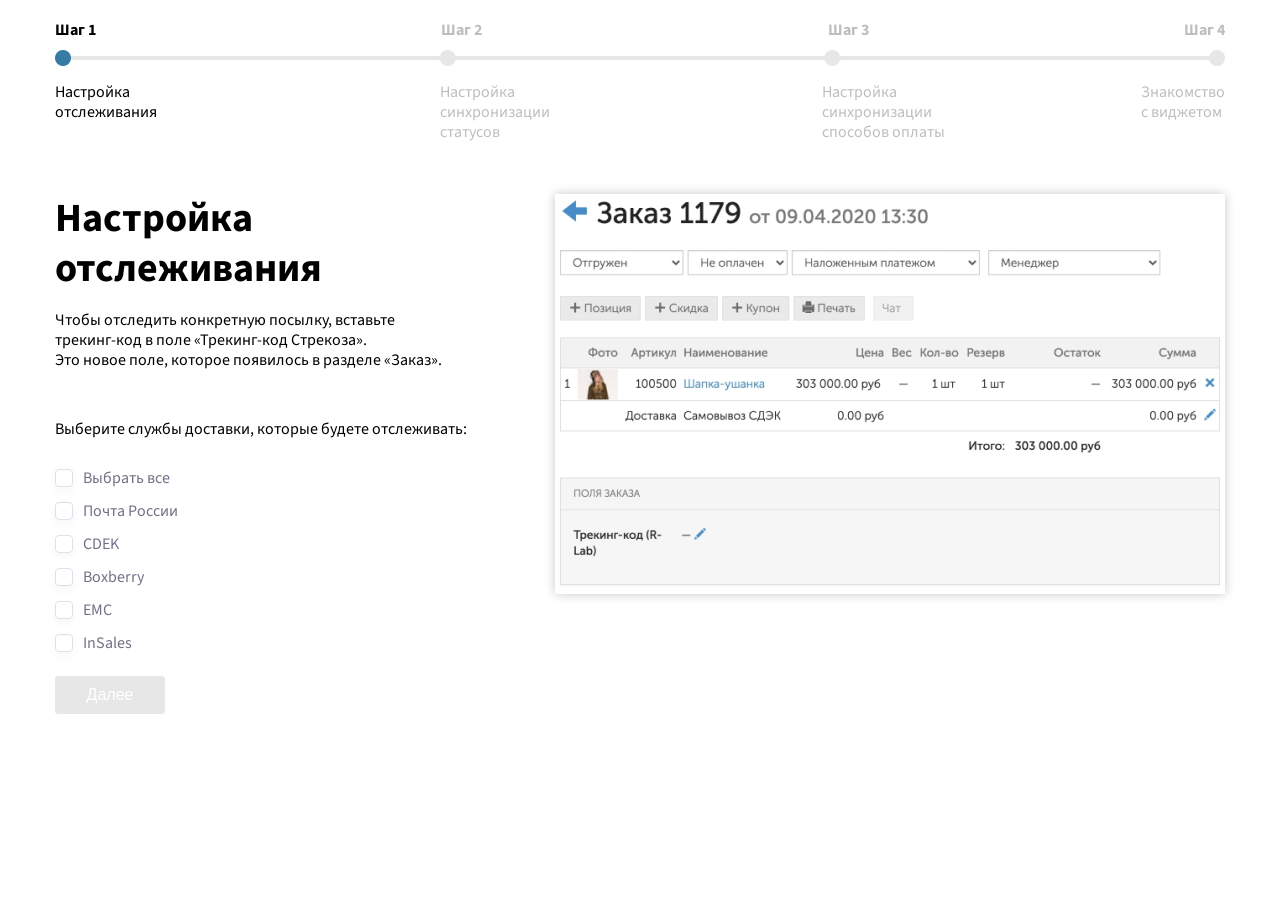
<file: step1.1.html>
<!DOCTYPE html>
<html lang="ru">
<head>
    <meta charset="utf-8"/>
    <meta content="ie=edge"/>
    <meta name="viewport" content="width=device-width, user-scalable=no, initial-scale=1.0, maximum-scale=1.0, minimum-scale=1.0"/>
    <title>Страница авторизации</title>
    <meta name="description" content="">
    <meta name="keywords" content="">
    <link rel="stylesheet" href="./css/step.css">

    <link href="https://fonts.googleapis.com/css2?family=Source+Sans+Pro:ital,wght@0,200;0,300;0,400;0,600;0,700;0,900;1,200;1,300;1,400;1,600;1,700;1,900&display=swap" rel="stylesheet">
</head>

<body>
    <div class="wrap">
        <div class="status-head status-head-desktop">
            <div class="status-step">
                <span class="status-step__item status-step_active">Шаг 1</span>
                <span class="status-step__item status-step_indent">Шаг 2</span>
                <span class="status-step__item status-step_indent">Шаг 3</span>
                <span class="status-step__item">Шаг 4</span>
            </div>
            <img class="status-head__img" src="./images/status1.png" alt="">
            <div class="status-description">
                <span class="status-description__item status-description_active">Настройка <br> отслеживания</span>
                <span class="status-description__item status-description_two">Настройка <br> синхронизации <br> статусов</span>
                <span class="status-description__item status-description_three">Настройка <br> синхронизации <br> способов оплаты</span>
                <span class="status-description__item">Знакомство <br> с виджетом</span>
            </div>
        </div>
        <div class="status-head status-head-mobile">
            <h2 class="general-head">Шаг 1. Настройка отслеживания</h2>
            <p class="general-paragraph">
                Чтобы отследить конкретную посылку, вставьте <span class="general-paragraph_nowrap">трекинг-код</span> в поле <span class="general-paragraph_nowrap">«Трекинг-код Стрекоза»</span>.
                <br>
                Это новое поле, которое появилось в разделе «Заказ».
            </p>
        </div>
        <div class="content">
            <div class="content-info">
                <h2 class="general-head text-desktop">Настройка <br> отслеживания</h2>
                <p class="general-paragraph text-desktop">
                    Чтобы отследить конкретную посылку, вставьте <span class="general-paragraph_nowrap">трекинг-код</span> в поле <span class="general-paragraph_nowrap">«Трекинг-код Стрекоза»</span>.
                    <br>
                    Это новое поле, которое появилось в разделе «Заказ».
                </p>
                <div class="delivery-service">
                    <p>Выберите службы доставки, которые будете отслеживать:</p>
                </div>
                    <form action="" class="delivery-checkbox-form js-delivery-form">
                        <div class="block-checkbox">
                            <div class="ds-checkbox-box checkbox-all">
                                <input class="ds-input-checkbox ds-checkbox" type="checkbox" id="ds_1">
                                <label class="ds-label-checkbox ds-label js-all-label-checkbox" for="ds_1">Выбрать все</label>
                            </div>

                            <div class="ds-checkbox-box checkbox-other">
                                <input class="ds-input-checkbox ds-checkbox" type="checkbox" id="ds_2">
                                <label class="ds-label-checkbox ds-label js-delivery-label" for="ds_2">Почта России</label>
                                <div class="ds-checkbox-box block-checkbox-under">
                                    <input class="ds-input-checkbox ds-checkbox" type="checkbox" id="ds_2_1">
                                    <label class="ds-label-checkbox ds-label" for="ds_2_1">Самовывоз</label>
                                </div>
                                <div class="ds-checkbox-box block-checkbox-under">
                                    <input class="ds-input-checkbox ds-checkbox" type="checkbox" id="ds_2_2">
                                    <label class="ds-label-checkbox ds-label" for="ds_2_2">Курьер</label>
                                </div>
                            </div>

                            <div class="ds-checkbox-box checkbox-other">
                                <input class="ds-input-checkbox ds-checkbox" type="checkbox" id="ds_3">
                                <label class="ds-label-checkbox ds-label js-delivery-label" for="ds_3">CDEK</label>
                                <div class="ds-checkbox-box block-checkbox-under">
                                    <input class="ds-input-checkbox ds-checkbox" type="checkbox" id="ds_3_1">
                                    <label class="ds-label-checkbox ds-label" for="ds_3_1">Самовывоз</label>
                                </div>
                                <div class="ds-checkbox-box block-checkbox-under">
                                    <input class="ds-input-checkbox ds-checkbox" type="checkbox" id="ds_3_2">
                                    <label class="ds-label-checkbox ds-label" for="ds_3_2">Курьер</label>
                                </div>
                            </div>

                            <div class="ds-checkbox-box checkbox-other">
                                <input class="ds-input-checkbox ds-checkbox" type="checkbox" id="ds_4">
                                <label class="ds-label-checkbox ds-label js-delivery-label" for="ds_4">Boxberry</label>
                                <div class="ds-checkbox-box block-checkbox-under">
                                    <input class="ds-input-checkbox ds-checkbox" type="checkbox" id="ds_4_1">
                                    <label class="ds-label-checkbox ds-label" for="ds_4_1">Самовывоз</label>
                                </div>
                                <div class="ds-checkbox-box block-checkbox-under">
                                    <input class="ds-input-checkbox ds-checkbox" type="checkbox" id="ds_4_2">
                                    <label class="ds-label-checkbox ds-label" for="ds_4_2">Курьер</label>
                                </div>
                            </div>

                            <div class="ds-checkbox-box checkbox-other">
                                <input class="ds-input-checkbox ds-checkbox" type="checkbox" id="ds_5">
                                <label class="ds-label-checkbox ds-label js-delivery-label" for="ds_5">EMC</label>
                                <div class="ds-checkbox-box block-checkbox-under">
                                    <input class="ds-input-checkbox ds-checkbox" type="checkbox" id="ds_5_1">
                                    <label class="ds-label-checkbox ds-label" for="ds_5_1">Самовывоз</label>
                                </div>
                                <div class="ds-checkbox-box block-checkbox-under">
                                    <input class="ds-input-checkbox ds-checkbox" type="checkbox" id="ds_5_2">
                                    <label class="ds-label-checkbox ds-label" for="ds_5_2">Курьер</label>
                                </div>
                            </div>

                            <div class="ds-checkbox-box checkbox-other">
                                <input class="ds-input-checkbox ds-checkbox" type="checkbox" id="ds_6">
                                <label class="ds-label-checkbox ds-label js-delivery-label" for="ds_6">InSales</label>
                                <div class="ds-checkbox-box block-checkbox-under">
                                    <input class="ds-input-checkbox ds-checkbox" type="checkbox" id="ds_6_1">
                                    <label class="ds-label-checkbox ds-label" for="ds_6_1">Самовывоз</label>
                                </div>
                                <div class="ds-checkbox-box block-checkbox-under">
                                    <input class="ds-input-checkbox ds-checkbox" type="checkbox" id="ds_6_2">
                                    <label class="ds-label-checkbox ds-label" for="ds_6_2">Курьер</label>
                                </div>
                            </div>

                            <div class="delivery-further">
                                <button class="delivery-further__button" disabled>Далее</button>
                            </div>
                        </div>
                    </form>

            </div>
            <div class="content-integration">
                <img class="content-integration__example" src="./images/example.png" alt="">
            </div>
        </div>
    </div>

    <div class="main-checkbox">


    </div>


    <script type="text/javascript" src="./js/jquery-3.5.1.slim.min.js"></script>
    <script type="text/javascript" src="./js/main.js"></script>
</body>
</html>
</file>
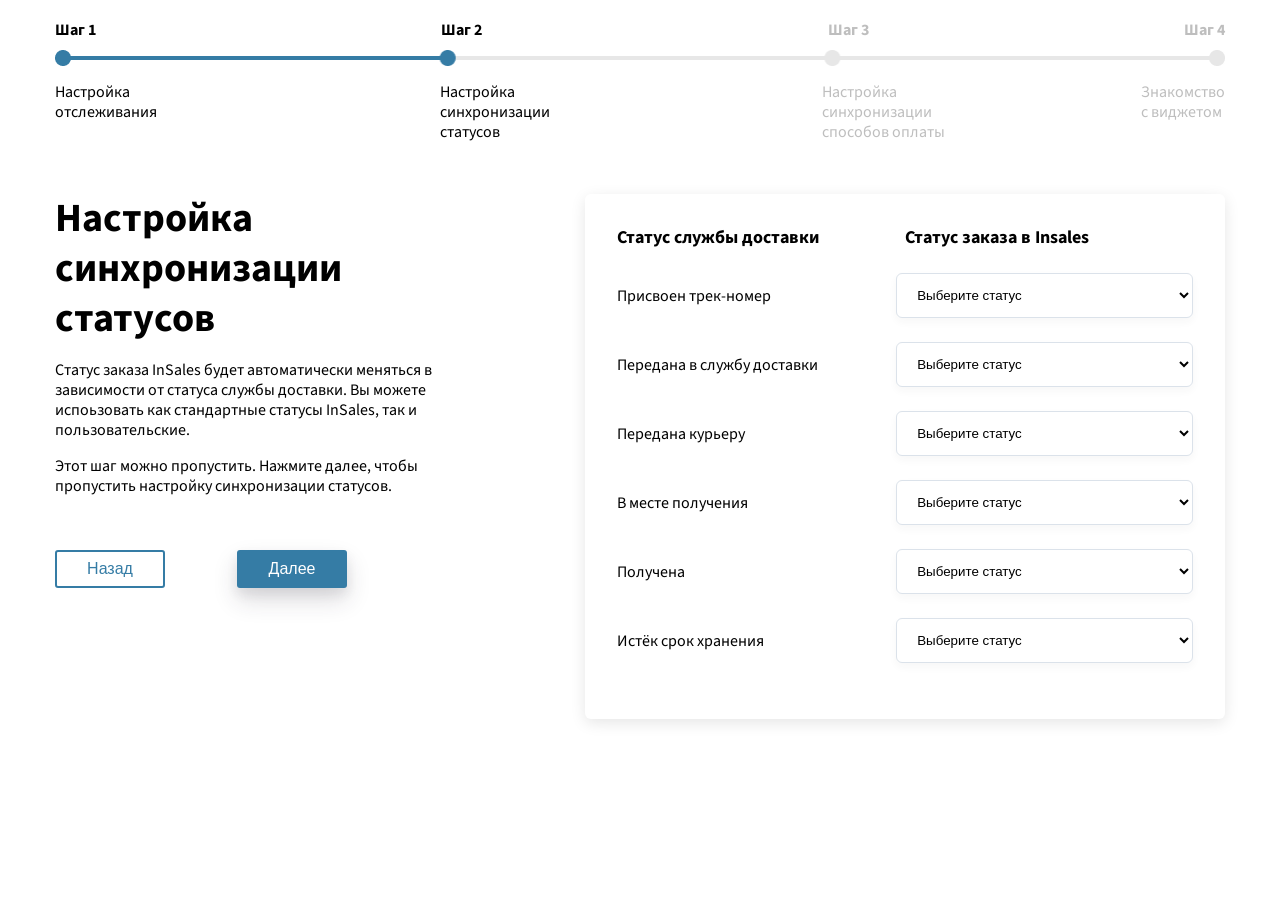
<file: step1.2.html>
<!DOCTYPE html>
<html lang="ru">
<head>
    <meta charset="utf-8"/>
    <meta content="ie=edge"/>
    <meta name="viewport" content="width=device-width, user-scalable=no, initial-scale=1.0, maximum-scale=1.0, minimum-scale=1.0"/>
    <title>Страница авторизации</title>
    <meta name="description" content="">
    <meta name="keywords" content="">
    <link rel="stylesheet" href="./css/step.css">
    <link href="https://fonts.googleapis.com/css2?family=Source+Sans+Pro:ital,wght@0,200;0,300;0,400;0,600;0,700;0,900;1,200;1,300;1,400;1,600;1,700;1,900&display=swap" rel="stylesheet">
</head>

<body>
<div class="wrap">
    <div class="status-head status-head-desktop">
        <div class="status-step">
            <span class="status-step__item status-step_active">Шаг 1</span>
            <span class="status-step__item status-step_active status-step_indent">Шаг 2</span>
            <span class="status-step__item status-step_indent">Шаг 3</span>
            <span class="status-step__item">Шаг 4</span>
        </div>
        <img class="status-head__img" src="./images/status2.png" alt="">
        <div class="status-description">
            <span class="status-description__item status-description_active">Настройка <br> отслеживания</span>
            <span class="status-description__item status-description_active status-description_two">Настройка <br> синхронизации <br> статусов</span>
            <span class="status-description__item status-description_three">Настройка <br> синхронизации <br> способов оплаты</span>
            <span class="status-description__item">Знакомство <br> с виджетом</span>
        </div>
    </div>
    <div class="status-head status-head-mobile">
        <h2 class="general-head">Шаг 2. Настройка синхронизации статусов</h2>
        <p class="general-paragraph">
            Статус заказа InSales будет автоматически меняться в зависимости от статуса службы доставки. Вы можете использовать как стандартные статусы InSales, так и пользовательские.
        </p>
        <p class="general-paragraph">
            Этот шаг можно пропустить. Нажмите далее, чтобы пропустить настройку синхронизации статусов.
        </p>
    </div>
    <div class="content">
        <div class="content-info">
            <h2 class="general-head text-desktop">Настройка <br> синхронизации <br> статусов</h2>
            <p class="general-paragraph text-desktop">
                Статус заказа InSales будет автоматически меняться в зависимости от статуса службы доставки. Вы можете испоьзовать как стандартные статусы InSales, так и пользовательские.
            </p>
            <p class="general-paragraph text-desktop">
                Этот шаг можно пропустить. Нажмите далее, чтобы пропустить настройку синхронизации статусов.
            </p>
            <div class="delivery-service">
                <div class="delivery-back">
                    <button class="delivery-back__button">Назад</button>
                </div>
                <div class="delivery-further">
                    <button class="delivery-further__button">Далее</button>
                </div>
            </div>
        </div>
        <div class="content-integration">
            <div class="content-status">
                <div class="status-line status-line_desktop">
                    <span class="status-name status-name__head status-name__head_desktop">Статус службы доставки</span>
                    <span class="status-name status-name__head status-name__head_desktop">Статус заказа в Insales</span>
                </div>
                <div class="status-line">
                    <div class="status-name__head status-name__head_mobile">Статус службы доставки</div>
                    <span class="status-name">Присвоен трек-номер</span>
                    <div class="status-name__head status-name__head_mobile">Статус заказа в Insales</div>
                    <select name="" class="status-select">
                        <option value="" disabled selected style='display:none;'>Выберите статус</option>
                        <option value="1">test1</option>
                        <option value="2">test2</option>
                        <option value="3">test3</option>
                    </select>
                </div>
                <div class="status-line">
                    <div class="status-name__head status-name__head_mobile">Статус службы доставки</div>
                    <span class="status-name">Передана в службу доставки</span>
                    <div class="status-name__head status-name__head_mobile">Статус заказа в Insales</div>
                    <select name="" class="status-select">
                        <option value="" disabled selected style='display:none;'>Выберите статус</option>
                        <option value="1">test1</option>
                        <option value="2">test2</option>
                        <option value="3">test3</option>
                    </select>
                </div>
                <div class="status-line">
                    <div class="status-name__head status-name__head_mobile">Статус службы доставки</div>
                    <span class="status-name">Передана курьеру</span>
                    <div class="status-name__head status-name__head_mobile">Статус заказа в Insales</div>
                    <select name="" class="status-select">
                        <option value="" disabled selected style='display:none;'>Выберите статус</option>
                        <option value="1">test1</option>
                        <option value="2">test2</option>
                        <option value="3">test3</option>
                    </select>
                </div>
                <div class="status-line">
                    <div class="status-name__head status-name__head_mobile">Статус службы доставки</div>
                    <span class="status-name">В месте получения</span>
                    <div class="status-name__head status-name__head_mobile">Статус заказа в Insales</div>
                    <select name="" class="status-select">
                        <option value="" disabled selected style='display:none;'>Выберите статус</option>
                        <option value="1">test1</option>
                        <option value="2">test2</option>
                        <option value="3">test3</option>
                    </select>
                </div>
                <div class="status-line">
                    <div class="status-name__head status-name__head_mobile">Статус службы доставки</div>
                    <span class="status-name">Получена</span>
                    <div class="status-name__head status-name__head_mobile">Статус заказа в Insales</div>
                    <select name="" class="status-select">
                        <option value="" disabled selected style='display:none;'>Выберите статус</option>
                        <option value="1">test1</option>
                        <option value="2">test2</option>
                        <option value="3">test3</option>
                    </select>
                </div>
                <div class="status-line">
                    <div class="status-name__head status-name__head_mobile">Статус службы доставки</div>
                    <span class="status-name">Истёк срок хранения</span>
                    <div class="status-name__head status-name__head_mobile">Статус заказа в Insales</div>
                    <select name="" class="status-select">
                        <option value="" disabled selected style='display:none;'>Выберите статус</option>
                        <option value="1">test1</option>
                        <option value="2">test2</option>
                        <option value="3">test3</option>
                    </select>
                </div>
            </div>
        </div>
    </div>
</div>


<script type="text/javascript" src="./js/jquery-3.5.1.slim.min.js"></script>
<script type="text/javascript" src="./js/main.js"></script>
</body>
</html>
</file>
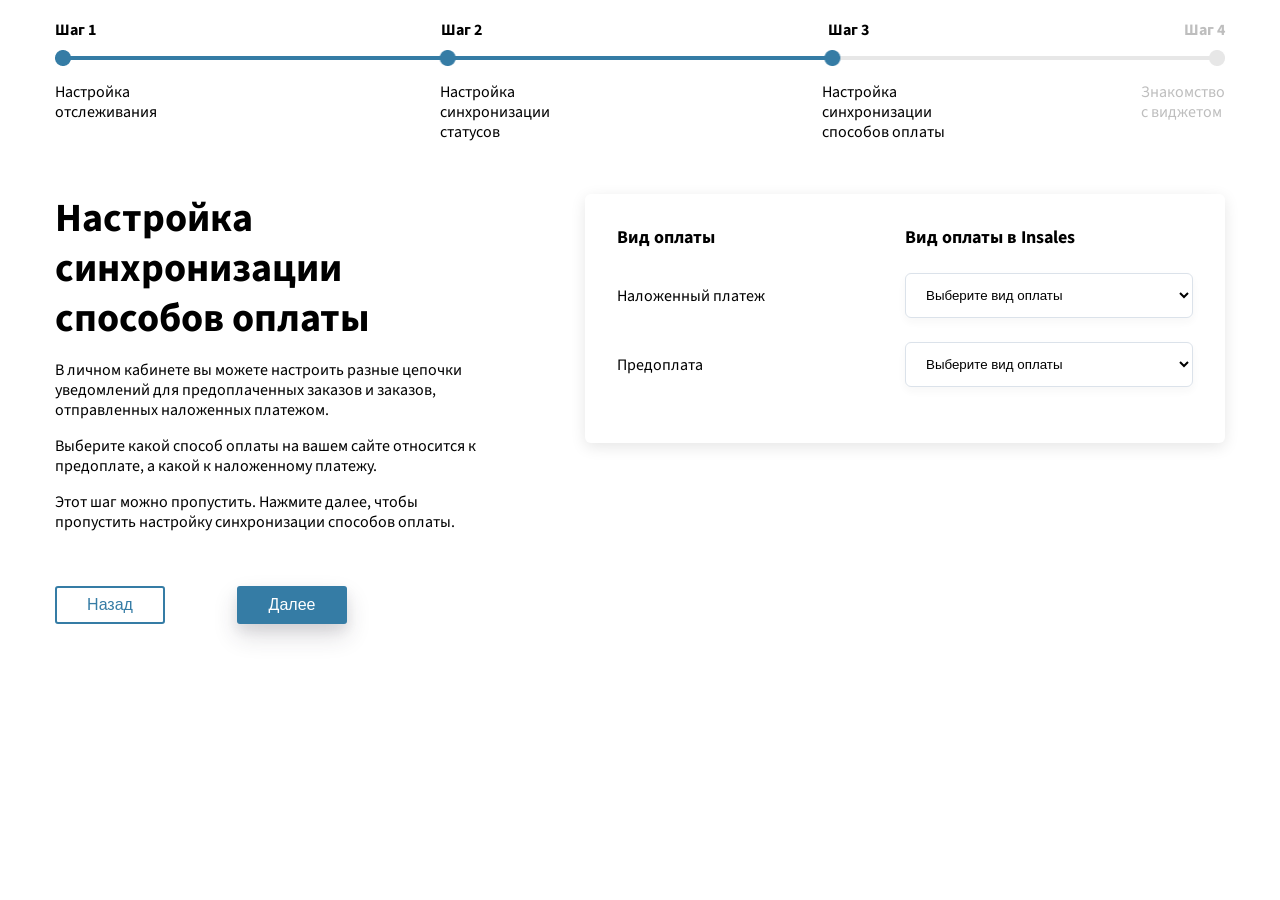
<file: step1.3.html>
<!DOCTYPE html>
<html lang="ru">
<head>
    <meta charset="utf-8"/>
    <meta content="ie=edge"/>
    <meta name="viewport" content="width=device-width, user-scalable=no, initial-scale=1.0, maximum-scale=1.0, minimum-scale=1.0"/>
    <title>Страница авторизации</title>
    <meta name="description" content="">
    <meta name="keywords" content="">
    <link rel="stylesheet" href="./css/step.css">
    <link href="https://fonts.googleapis.com/css2?family=Source+Sans+Pro:ital,wght@0,200;0,300;0,400;0,600;0,700;0,900;1,200;1,300;1,400;1,600;1,700;1,900&display=swap" rel="stylesheet">
</head>

<body>
<div class="wrap">
    <div class="status-head status-head-desktop">
        <div class="status-step">
            <span class="status-step__item status-step_active">Шаг 1</span>
            <span class="status-step__item status-step_active status-step_indent">Шаг 2</span>
            <span class="status-step__item status-step_active status-step_indent">Шаг 3</span>
            <span class="status-step__item">Шаг 4</span>
        </div>
        <img class="status-head__img" src="./images/status3.png" alt="">
        <div class="status-description">
            <span class="status-description__item status-description_active">Настройка <br> отслеживания</span>
            <span class="status-description__item status-description_active status-description_two">Настройка <br> синхронизации <br> статусов</span>
            <span class="status-description__item status-description_active status-description_three">Настройка <br> синхронизации <br> способов оплаты</span>
            <span class="status-description__item">Знакомство <br> с виджетом</span>
        </div>
    </div>
    <div class="status-head status-head-mobile">
        <h2 class="general-head">Шаг 3. Настройка синхронизации способов оплаты</h2>
        <p class="general-paragraph">
            В личном кабинете вы можете настроить разные цепочки уведомлений для предоплаченных заказов и заказов, отправленных наложенных платежом.
        </p>
        <p class="general-paragraph">
            Выберите какой способ оплаты на вашем сайте относится к предоплате, а какой к наложенному платежу.
        </p>
        <p class="general-paragraph">
            Этот шаг можно пропустить. Нажмите далее, чтобы пропустить настройку синхронизации способов оплаты.
        </p>
    </div>
    <div class="content">
        <div class="content-info">
            <h2 class="general-head text-desktop">Настройка <br> синхронизации <br> способов оплаты</h2>
            <p class="general-paragraph text-desktop">
                В личном кабинете вы можете настроить разные цепочки уведомлений для предоплаченных заказов и заказов, отправленных наложенных платежом.
            </p>
            <p class="general-paragraph text-desktop">
                Выберите какой способ оплаты на вашем сайте относится к предоплате, а какой к наложенному платежу.
            </p>
            <p class="general-paragraph text-desktop">
                Этот шаг можно пропустить. Нажмите далее, чтобы пропустить настройку синхронизации способов оплаты.
            </p>
            <div class="delivery-service">
                <div class="delivery-back">
                    <button class="delivery-back__button">Назад</button>
                </div>
                <div class="delivery-further">
                    <button class="delivery-further__button">Далее</button>
                </div>
            </div>
        </div>
        <div class="content-integration">
            <div class="content-status custom-select">
                <div class="status-line status-line_desktop">
                    <span class="status-name status-name__head status-name__head_desktop">Вид оплаты</span>
                    <span class="status-name status-name__head status-name__head_desktop">Вид оплаты в Insales</span>
                </div>
                <div class="status-line">
                    <div class="status-name__head status-name__head_mobile">Вид оплаты</div>
                    <span class="status-name">Наложенный платеж</span>
                    <div class="status-name__head status-name__head_mobile">Вид оплаты в Insales</div>
                    <div class="checkselect">
                        <div class="ds-checkbox-box">
                            <input class="ds-input-checkbox" type="checkbox" id="cod_1" name="">
                            <label class="ds-label-checkbox" for="cod_1">Оплата наличными</label>
                        </div>
                        <div class="ds-checkbox-box">
                            <input class="ds-input-checkbox" type="checkbox" id="cod_2" name="">
                            <label class="ds-label-checkbox" for="cod_2">Оплата наличными в ПВЗ</label>
                        </div>
                        <div class="ds-checkbox-box">
                            <input class="ds-input-checkbox" type="checkbox" id="cod_3" name="">
                            <label class="ds-label-checkbox" for="cod_3">Оплата картой на сайте</label>
                        </div>
                        <div class="ds-checkbox-box">
                            <input class="ds-input-checkbox" type="checkbox" id="cod_4" name="">
                            <label class="ds-label-checkbox" for="cod_4">Наложенный платеж</label>
                        </div>
                        <div class="ds-checkbox-box">
                            <input class="ds-input-checkbox" type="checkbox" id="cod_5" name="">
                            <label class="ds-label-checkbox" for="cod_5">Робокасса</label>
                        </div>
                        <div class="ds-checkbox-box">
                            <input class="ds-input-checkbox" type="checkbox" id="cod_6" name="">
                            <label class="ds-label-checkbox" for="cod_6">Яндекс деньги</label>
                        </div>
                    </div>
                </div>
                <div class="status-line">
                    <div class="status-name__head status-name__head_mobile">Вид оплаты</div>
                    <span class="status-name">Предоплата</span>
                    <div class="status-name__head status-name__head_mobile">Вид оплаты в Insales</div>
                    <div class="checkselect">
                        <div class="ds-checkbox-box">
                            <input class="ds-input-checkbox" type="checkbox" id="prepayment_1" name="">
                            <label class="ds-label-checkbox" for="prepayment_1">Рандомный вариант 1</label>
                        </div>
                        <div class="ds-checkbox-box">
                            <input class="ds-input-checkbox" type="checkbox" id="prepayment_2" name="">
                            <label class="ds-label-checkbox" for="prepayment_2">Рандомный вариант 2</label>
                        </div>
                        <div class="ds-checkbox-box">
                            <input class="ds-input-checkbox" type="checkbox" id="prepayment_3" name="">
                            <label class="ds-label-checkbox" for="prepayment_3">Рандомный вариант 3</label>
                        </div>
                    </div>
                </div>
            </div>
        </div>


    </div>
</div>

<script type="text/javascript" src="./js/jquery-3.5.1.slim.min.js"></script>
<script type="text/javascript" src="./js/main.js"></script>
</body>
</html>
</file>
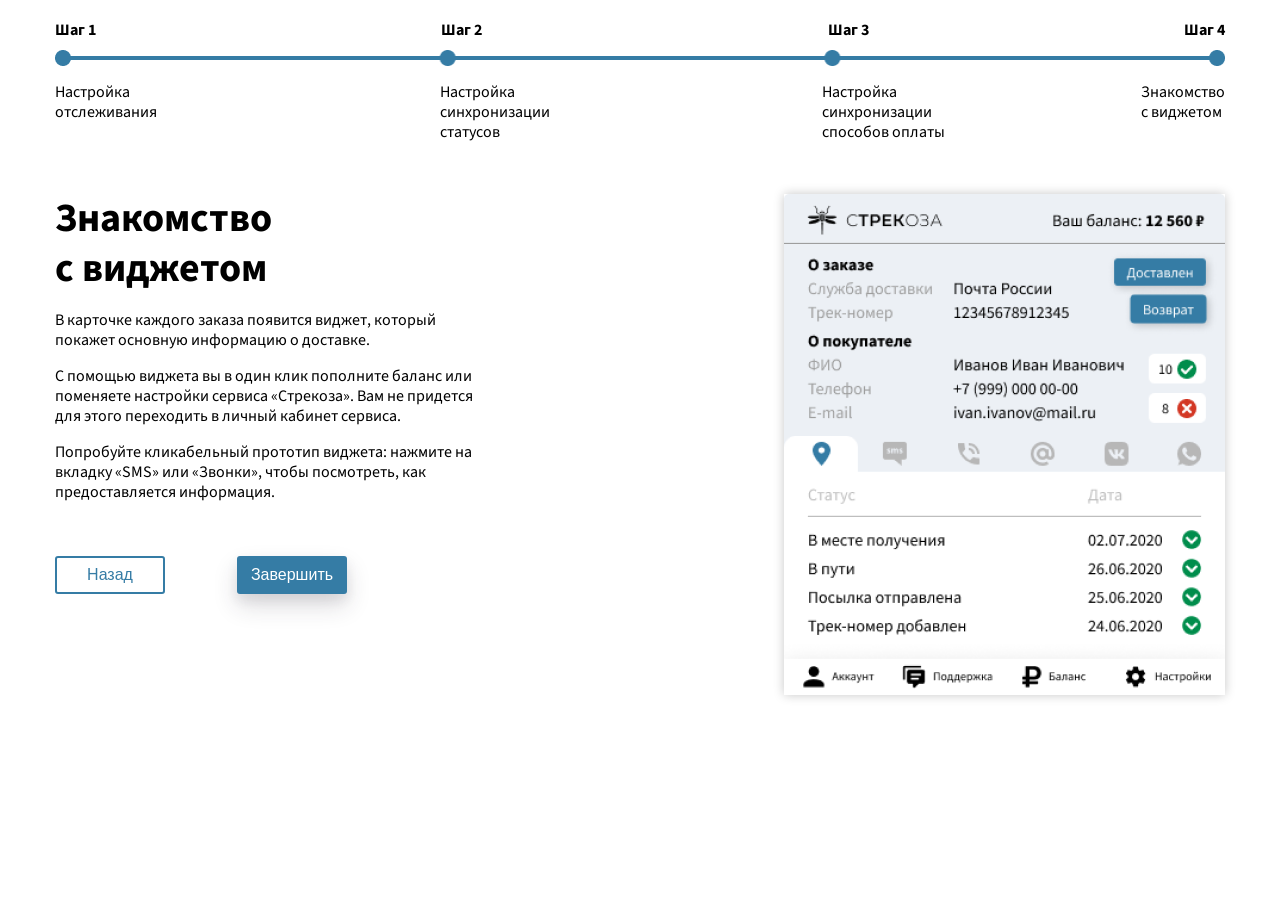
<file: step1.4.html>
<!DOCTYPE html>
<html lang="ru">
<head>
    <meta charset="utf-8"/>
    <meta content="ie=edge"/>
    <meta name="viewport" content="width=device-width, user-scalable=no, initial-scale=1.0, maximum-scale=1.0, minimum-scale=1.0"/>
    <title>Страница авторизации</title>
    <meta name="description" content="">
    <meta name="keywords" content="">
    <link rel="stylesheet" href="./css/step.css">
    <link href="https://fonts.googleapis.com/css2?family=Source+Sans+Pro:ital,wght@0,200;0,300;0,400;0,600;0,700;0,900;1,200;1,300;1,400;1,600;1,700;1,900&display=swap" rel="stylesheet">
</head>

<body>
<div class="wrap">
    <div class="status-head status-head-desktop">
        <div class="status-step">
            <span class="status-step__item status-step_active">Шаг 1</span>
            <span class="status-step__item status-step_active status-step_indent">Шаг 2</span>
            <span class="status-step__item status-step_active status-step_indent">Шаг 3</span>
            <span class="status-step__item status-step_active">Шаг 4</span>
        </div>
        <img class="status-head__img" src="./images/status4.png" alt="">
        <div class="status-description">
            <span class="status-description__item status-description_active">Настройка <br> отслеживания</span>
            <span class="status-description__item status-description_active status-description_two">Настройка <br> синхронизации <br> статусов</span>
            <span class="status-description__item status-description_active status-description_three">Настройка <br> синхронизации <br> способов оплаты</span>
            <span class="status-description__item status-step_active">Знакомство <br> с виджетом</span>
        </div>
    </div>
    <div class="status-head status-head-mobile">
        <h2 class="general-head">Шаг 4. Знакомство с виджетом</h2>
        <p class="general-paragraph">
            В карточке каждого заказа появится виджет, который покажет основную информацию о доставке.
        </p>
        <p class="general-paragraph">
            С помощью виджета вы в один клик пополните баланс или поменяете настройки сервиса «Стрекоза». Вам не придется для этого переходить в личный кабинет сервиса.
        </p>
        <p class="general-paragraph">
            Попробуйте кликабельный прототип виджета: нажмите на вкладку «SMS» или «Звонки», чтобы посмотреть, как предоставляется информация.
        </p>
    </div>
    <div class="content">
        <div class="content-info">
            <h2 class="general-head text-desktop">Знакомство <br> с виджетом</h2>
            <p class="general-paragraph text-desktop">
                В карточке каждого заказа появится виджет, который покажет основную информацию о доставке.
            </p>
            <p class="general-paragraph text-desktop">
                С помощью виджета вы в один клик пополните баланс или поменяете настройки сервиса «Стрекоза». Вам не придется для этого переходить в личный кабинет сервиса.
            </p>
            <p class="general-paragraph text-desktop">
                Попробуйте кликабельный прототип виджета: нажмите на вкладку «SMS» или «Звонки», чтобы посмотреть, как предоставляется информация.
            </p>
            <div class="delivery-service">
                <div class="delivery-back">
                    <button class="delivery-back__button">Назад</button>
                </div>
                <div class="delivery-further">
                    <button class="delivery-further__button">Завершить</button>
                </div>
            </div>
        </div>
        <div class="content-integration">
            <img class="content-integration__example" src="./images/vidget.png" alt="">
        </div>
    </div>
</div>

<script type="text/javascript" src="./js/jquery-3.5.1.slim.min.js"></script>
<script type="text/javascript" src="./js/main.js"></script>
</body>
</html>
</file>
<file: css/step.css>
body {
    font-family: 'Source Sans Pro';
}
.wrap {
    width: 100%;
    max-width: 1210px;
    padding: 0 20px;
    margin: 20px auto;
    box-sizing: border-box;
    font-family: 'Source Sans Pro';
}
.status-head-mobile {
    display: none;
}
.status-head__img {
    width: 100%;
}
.status-step {
    display: flex;
    justify-content: space-between;
    margin-bottom: 10px;
}
.status-step__item {
    font-style: normal;
    font-weight: bold;
    font-size: 16px;
    line-height: 20px;
    color: #BEBEBE;
}
.status-step_indent {
    padding-left: 30px;
}
.status-description {
    display: flex;
    justify-content: space-between;
    margin-top: 10px;
}
.status-description__item {
    font-style: normal;
    font-weight: normal;
    font-size: 16px;
    line-height: 20px;
    color: #BEBEBE;
}
.status-description_two {
    padding-left: 87px;
}
.status-description_three {
    padding-left: 76px;
}
.status-step_active, .status-description_active {
    color: #000000;
}
.content {
    display: flex;
    align-items: flex-start;
    justify-content: space-between;
    margin-top: 52px;
}
.content-info {
    width: 100%;
    max-width: 424px;
}
.general-head {
    font-style: normal;
    font-weight: bold;
    font-size: 40px;
    line-height: 50px;
    color: #000000;
    margin: 0;
}
.general-paragraph {
    font-style: normal;
    font-weight: normal;
    font-size: 16px;
    line-height: 20px;
    color: #000000;
    margin-top: 16px;
    margin-bottom: 0;
}
.general-paragraph_nowrap {
    white-space: nowrap;
}
.delivery-service {
    display: flex;
    align-items: flex-start;
    justify-content: flex-start;
    margin-top: 32px;
}
.ds-checkbox-box {
    margin-top: 10px;
}
.ds-label-checkbox {
    position: relative;
    display: inline-block;
    padding-left: 28px;
    font-size: 16px;
    line-height: 20px;
    color: #756F86;
    cursor: pointer;
    padding-top: 2px;
}
.ds-checkbox-under {
    display: none;
    margin-left: 30px;
}

.ds-checkbox-box input[type="checkbox"] {
    display: none;
    opacity: 0;
}

.ds-checkbox-box label::before,
.ds-checkbox-box label::after {
    position: absolute;
    content: "";
    display: inline-block;
}

.ds-checkbox-box label::before {
    height: 18px;
    width: 18px;
    background: #ffffff;
    border: 1px solid #DBE2EA;
    box-sizing: border-box;
    box-shadow: 0 4px 8px rgba(44, 39, 56, 0.04);
    border-radius: 4px;
    left: 0;
    top: 3px;
}

.ds-checkbox-box label::after {
    background: url("../images/mask.svg") no-repeat;
    background-position-x: 0px;
    background-position-y: 0px;
    height: 14px;
    width: 14px;
    color: #357CA5;
    border: 2px solid #357CA5;
    left: 1px;
    top: 4px;
    border-radius: 3px;
}

.ds-checkbox-box input[type="checkbox"] + label::after {
    content: none;
}

.ds-checkbox-box input[type="checkbox"]:checked + label::after {
    content: "";
}

.ds-checkbox-box input[type="checkbox"]:focus + label::before {
    outline: rgb(59, 153, 252) auto 5px;
}

/*** js checkbox ***/

.delivery-checkbox-form  .ds-label-checkbox {
    user-select: none;
}
.block-checkbox-under {
    padding-left: 30px;
    display: none;
}
.checkbox-show .block-checkbox-under {
    display: block;
}
.checkbox-under-show {
    display: block;
}
.checkbox-show .block-checkbox-under.checkbox-under-hide {
    display: none;
}

.content-integration {
    display: flex;
    align-items: flex-start;
    justify-content: flex-end;
    width: 100%;
    padding-left: 30px;
}
.content-integration__example {
    box-shadow: 0 0 10px #c7c7c7;
    max-width: 100%;
}

.delivery-back {
    width: 100%;
    max-width: 110px;
    margin-right: 72px;
    margin-top: 22px;
}
.delivery-further {
    width: 100%;
    max-width: 110px;
    margin-top: 22px;
}
.delivery-back__button {
    width: 100%;
    max-width: 110px;
    padding: 8px 0;
    background: #ffffff;
    border-radius: 3px;
    font-size: 16px;
    color: #357CA5;
    text-align: center;
    border: 2px solid #357CA5;
    cursor: pointer;
}
.delivery-further__button {
    width: 100%;
    max-width: 110px;
    padding: 10px 0;
    background: #357CA5;
    box-shadow: 0 6px 12px rgba(44, 39, 56, 0.08), 0 12px 24px rgba(44, 39, 56, 0.16);
    border-radius: 3px;
    font-size: 16px;
    color: #ffffff;
    text-align: center;
    border: none;
    cursor: pointer;
}
.delivery-further__button:disabled {
    background: #E7E7E7;
    color: #ffffff;
    box-shadow: none;
    cursor: no-drop;
}
.content-status {
    padding: 32px;
    box-shadow: 0 4px 15px rgba(0, 0, 0, 0.1);
    border-radius: 6px;
    width: 100%;
    max-width: 640px;
    box-sizing: border-box;
}
.status-line {
    display: flex;
    align-items: center;
    justify-content: flex-start;
    margin-bottom: 24px;
}
.status-name {
    width: 100%;
    min-width: 250px;
}
.status-name__head {
    font-style: normal;
    font-weight: bold;
    font-size: 18px;
    line-height: 23px;
    color: #000000;
}
.status-name__head_desktop {
    display: inline-block;
}
.status-name__head_mobile {
    display: none;
}
.status-select {
    background: #FFFFFF;
    border: 1px solid #DBE2EA;
    box-sizing: border-box;
    box-shadow: 0px 4px 8px rgba(44, 39, 56, 0.04);
    border-radius: 6px;
    padding: 13px 16px;
    width: 100%;
    max-width: 317px;
}


/*** Кастомный селект ***/
.custom-select .status-name {
    width: 100%;
    min-width: 288px;
}

.checkselect {
    position: relative;
    width: 100%;
    max-width: 317px;
}
.checkselect-control:focus {

}
.checkselect-control {
    position: relative;
    padding: 0 !important;
}
.checkselect-control select {
    position: relative;
    background: #FFFFFF;
    border: 1px solid #DBE2EA;
    box-sizing: border-box;
    box-shadow: 0px 4px 8px rgba(44, 39, 56, 0.04);
    border-radius: 6px;
    padding: 13px 16px;
    width: 100%;
    max-width: 317px;
}

.checkselect-over {
    position: absolute;
    left: 0;
    right: 0;
    top: 0;
    bottom: 0;
    cursor: pointer;

}
.checkselect-popup {
    display: none;
    box-sizing: border-box;
    margin: 0;
    padding: 0;
    width: 100%;
    height: auto;
    max-height: 200px;
    position: absolute;
    top: 100%;
    left: 0px;
    border: 1px solid #dadada;
    border-top: none;
    background: #fff;
    z-index: 9999;
    overflow: auto;
    user-select: none;
}
.checkselect label {
    position: relative;
    display: block;
    margin: 0;
    padding: 4px 6px 4px 45px;
    font-weight: normal;
    font-size: 1em;
    line-height: 1.1;
    cursor: pointer;
}
.checkselect-popup input {
    position: absolute;
    top: 5px;
    left: 8px;
    margin: 0 !important;
    padding: 0;
}
.checkselect-popup label:hover {
    background: #03a2ff;
    color: #fff;

}

.custom-select label::after {
    left: 19px;
}
.custom-select label::before {
    left: 19px;
    top: 4px;
}

@media (max-width: 991px) {
    .text-desktop, .status-head-desktop {
        display: none;
    }
    .status-head-mobile {
        display: block;
    }
    .content {
        flex-direction: column;
    }
    .content-info {
        order: 1;
    }
    .content-integration {
        justify-content: flex-start;
        padding-left: 0;
    }
}
@media (max-width: 600px) {
    .content {
        margin-top: 22px;
    }
    .content-info {
        max-width: 100%;
    }
    .content-status {
        padding: 15px;
    }
    .status-name__head_desktop, .status-line_desktop {
        display: none;
    }
    .status-name__head_mobile {
        display: inline-block;
        margin-top: 20px;
    }
    .status-line {
        flex-direction: column;
        align-items: flex-start;
        margin-bottom: 0;
        padding-bottom: 20px;
        border-bottom: 1px solid #c5c5c5;
    }
    .content-status > .status-line:last-child {
        border-bottom: none;
    }
    .status-select {
        margin-top: 5px;
        max-width: 100%;
    }
    .checkselect {
        max-width: 100%;
        margin-top: 6px;
    }
    .checkselect-control select {
        max-width: 100%;
    }
    .delivery-service {
        margin-top: 0;
        justify-content: center;
    }
}
@media (max-width: 480px) {
    .general-head {
        font-size: 22px;
        line-height: 26px;
    }
    .general-paragraph {
        font-size: 14px;
        line-height: 18px;
    }
    .status-name__head {
        font-size: 14px;
        line-height: 18px;
    }
}
</file>
